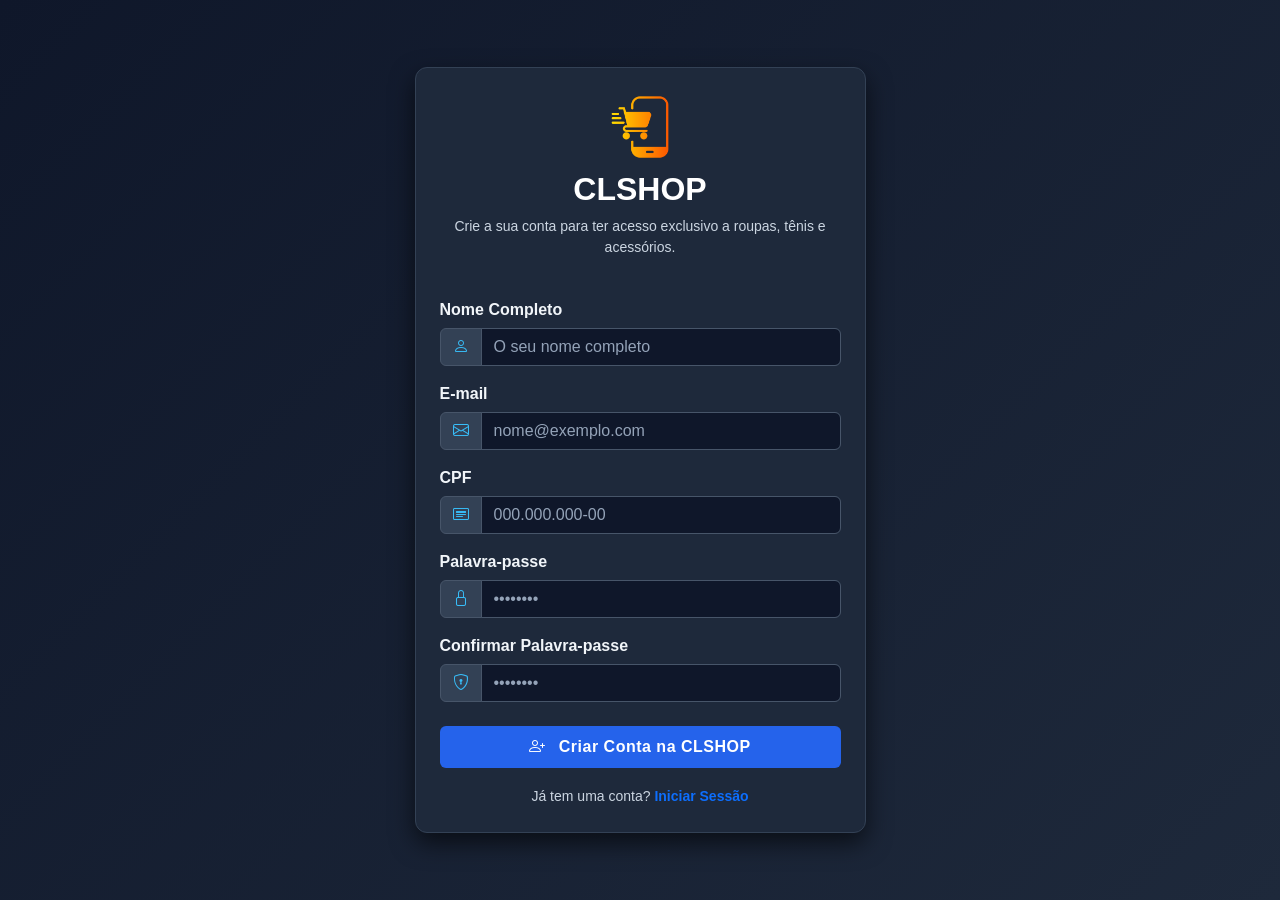
<file: index.html>
<!DOCTYPE html>
<html lang="pt-BR">
<head>
    <meta charset="UTF-8">
    <meta name="viewport" content="width=device-width, initial-scale=1.0">
    <title>CLSHOP | Criar Conta</title>
    <!-- Bootstrap 5 CSS -->
    <link href="https://cdn.jsdelivr.net/npm/bootstrap@5.3.2/dist/css/bootstrap.min.css" rel="stylesheet">
    <!-- Bootstrap Icons -->
    <link rel="stylesheet" href="https://cdn.jsdelivr.net/npm/bootstrap-icons@1.11.1/font/bootstrap-icons.css">
    <!-- CSS Customizado -->
    <link rel="stylesheet" href="assets/css/style.css">
</head>
<body>

<div class="container my-5">
    <div class="row justify-content-center">
        <div class="col-md-6 col-lg-5">
            <div class="card card-register p-4">
                <div class="text-center mb-4">
                    <img src="assets/img/logo_clshop.PNG" alt="Logo CLSHOP" class="img-fluid mb-2" style="max-height: 70px;">
                    <h2 class="fw-bold text-uppercase tracking-wide text-white">CLSHOP</h2>
                    <p class="text-muted small">Crie a sua conta para ter acesso exclusivo a roupas, tênis e acessórios.</p>
                </div>

                <form action="processa_cadastro.php" method="POST">
                    <!-- Nome Completo -->
                    <div class="mb-3">
                        <label for="nome" class="form-label">Nome Completo</label>
                        <div class="input-group">
                            <span class="input-group-text"><i class="bi bi-person"></i></span>
                            <input type="text" class="form-control" id="nome" name="nome" placeholder="O seu nome completo" required>
                        </div>
                    </div>

                    <!-- E-mail -->
                    <div class="mb-3">
                        <label for="email" class="form-label">E-mail</label>
                        <div class="input-group">
                            <span class="input-group-text"><i class="bi bi-envelope"></i></span>
                            <input type="email" class="form-control" id="email" name="email" placeholder="nome@exemplo.com" required>
                        </div>
                    </div>

                    <!-- CPF -->
                    <div class="mb-3">
                        <label for="cpf" class="form-label">CPF</label>
                        <div class="input-group">
                            <span class="input-group-text"><i class="bi bi-card-heading"></i></span>
                            <input type="text" class="form-control" id="cpf" name="cpf" placeholder="000.000.000-00" required>
                        </div>
                    </div>

                    <!-- Palavra-passe -->
                    <div class="mb-3">
                        <label for="senha" class="form-label">Palavra-passe</label>
                        <div class="input-group">
                            <span class="input-group-text"><i class="bi bi-lock"></i></span>
                            <input type="password" class="form-control" id="senha" name="senha" placeholder="••••••••" required>
                        </div>
                    </div>

                    <!-- Confirmar Palavra-passe -->
                    <div class="mb-4">
                        <label for="confirmar_senha" class="form-label">Confirmar Palavra-passe</label>
                        <div class="input-group">
                            <span class="input-group-text"><i class="bi bi-shield-lock"></i></span>
                            <input type="password" class="form-control" id="confirmar_senha" name="confirmar_senha" placeholder="••••••••" required>
                        </div>
                    </div>

                    <!-- Submit -->
                    <button type="submit" class="btn btn-clshop w-100 py-2 mb-3">
                        <i class="bi bi-person-plus me-2"></i> Criar Conta na CLSHOP
                    </button>

                    <!-- Link para Iniciar Sessão (Atualizado com login.html) -->
                    <div class="text-center">
                        <span class="small text-muted">Já tem uma conta? <a href="login.html" class="text-primary text-decoration-none fw-bold">Iniciar Sessão</a></span>
                    </div>
                </form>
            </div>
        </div>
    </div>
</div>

<!-- Bootstrap JS -->
<script src="https://cdn.jsdelivr.net/npm/bootstrap@5.3.2/dist/js/bootstrap.bundle.min.js"></script>
</body>
</html>
</file>
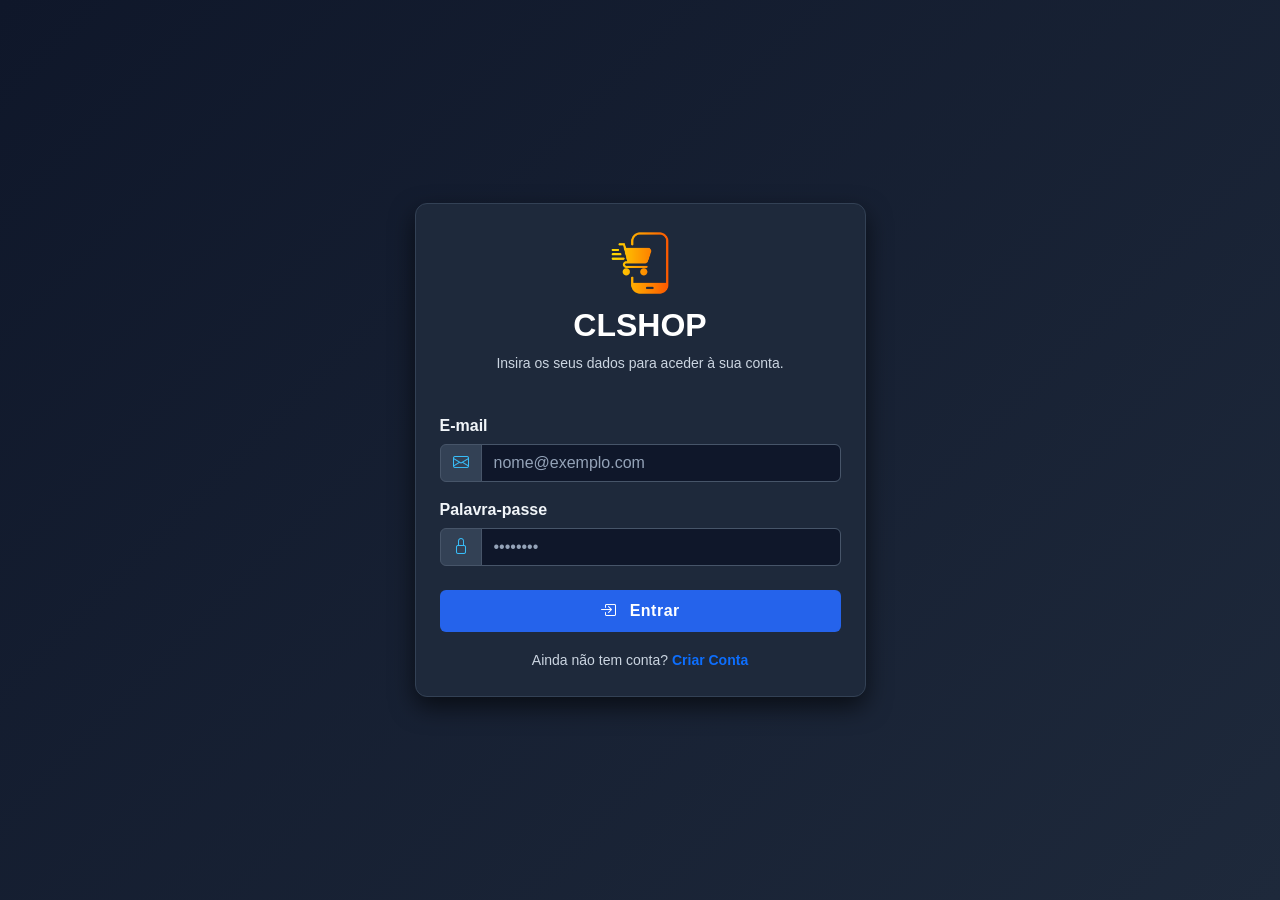
<file: login.html>
<!DOCTYPE html>
<html lang="pt-BR">
<head>
    <meta charset="UTF-8">
    <meta name="viewport" content="width=device-width, initial-scale=1.0">
    <title>CLSHOP | Iniciar Sessão</title>
    <!-- Bootstrap 5 CSS -->
    <link href="https://cdn.jsdelivr.net/npm/bootstrap@5.3.2/dist/css/bootstrap.min.css" rel="stylesheet">
    <!-- Bootstrap Icons -->
    <link rel="stylesheet" href="https://cdn.jsdelivr.net/npm/bootstrap-icons@1.11.1/font/bootstrap-icons.css">
    <!-- CSS Customizado -->
    <link rel="stylesheet" href="assets/css/style.css">
</head>
<body>

<div class="container my-5">
    <div class="row justify-content-center">
        <div class="col-md-6 col-lg-5">
            <div class="card card-register p-4">
                <div class="text-center mb-4">
                    <img src="assets/img/logo_clshop.PNG" alt="Logo CLSHOP" class="img-fluid mb-2" style="max-height: 70px;">
                    <h2 class="fw-bold text-uppercase tracking-wide text-white">CLSHOP</h2>
                    <p class="text-muted small">Insira os seus dados para aceder à sua conta.</p>
                </div>

                <form action="autenticar.php" method="POST">
                    <!-- E-mail -->
                    <div class="mb-3">
                        <label for="email" class="form-label">E-mail</label>
                        <div class="input-group">
                            <span class="input-group-text"><i class="bi bi-envelope"></i></span>
                            <input type="email" class="form-control" id="email" name="email" placeholder="nome@exemplo.com" required>
                        </div>
                    </div>

                    <!-- Palavra-passe -->
                    <div class="mb-4">
                        <label for="senha" class="form-label">Palavra-passe</label>
                        <div class="input-group">
                            <span class="input-group-text"><i class="bi bi-lock"></i></span>
                            <input type="password" class="form-control" id="senha" name="senha" placeholder="••••••••" required>
                        </div>
                    </div>

                    <!-- Submit -->
                    <button type="submit" class="btn btn-clshop w-100 py-2 mb-3">
                        <i class="bi bi-box-arrow-in-right me-2"></i> Entrar
                    </button>

                    <div class="text-center">
                        <span class="small text-muted">Ainda não tem conta? <a href="index.html" class="text-primary text-decoration-none fw-bold">Criar Conta</a></span>
                    </div>
                </form>
            </div>
        </div>
    </div>
</div>

<!-- Bootstrap JS -->
<script src="https://cdn.jsdelivr.net/npm/bootstrap@5.3.2/dist/js/bootstrap.bundle.min.js"></script>
</body>
</html>
</file>
<file: assets/css/style.css>
body {
    background: linear-gradient(135deg, #0f172a 0%, #1e293b 100%);
    min-height: 100vh;
    display: flex;
    align-items: center;
    justify-content: center;
    color: #ffffff; /* Texto geral em branco puro */
    font-family: 'Segoe UI', Tahoma, Geneva, Verdana, sans-serif;
}

.card-register {
    background-color: #1e293b;
    border: 1px solid #334155;
    border-radius: 12px;
    box-shadow: 0 10px 25px rgba(0, 0, 0, 0.6);
}

/* Títulos das labels acima dos inputs */
.form-label {
    color: #f1f5f9 !important; /* Branco brilhante */
    font-weight: 600;
    margin-bottom: 6px;
}

/* Subtítulo da marca */
.text-muted {
    color: #cbd5e1 !important; /* Cinza bem claro para leitura perfeita */
}

/* Campos de entrada (inputs) */
.form-control {
    background-color: #0f172a !important;
    border: 1px solid #475569 !important;
    color: #ffffff !important; /* Texto que o usuário digita fica branco */
    font-weight: 500;
}

/* Dicas dentro do campo (Placeholder) */
.form-control::placeholder {
    color: #94a3b8 !important; /* Cinza claro bem visível */
    opacity: 1;
}

.form-control:focus {
    background-color: #0f172a !important;
    border-color: #3b82f6 !important;
    color: #ffffff !important;
    box-shadow: 0 0 0 0.25rem rgba(59, 130, 246, 0.3);
}

/* Ícones do lado dos campos */
.input-group-text {
    background-color: #334155 !important;
    border: 1px solid #475569 !important;
    color: #38bdf8 !important; /* Azul destaque para os ícones */
}

/* Botão Principal */
.btn-clshop {
    background-color: #2563eb;
    color: #ffffff !important;
    font-weight: 700;
    letter-spacing: 0.5px;
    transition: all 0.3s ease;
}

.btn-clshop:hover {
    background-color: #1d4ed8;
    box-shadow: 0 4px 12px rgba(37, 99, 235, 0.4);
}
</file>
